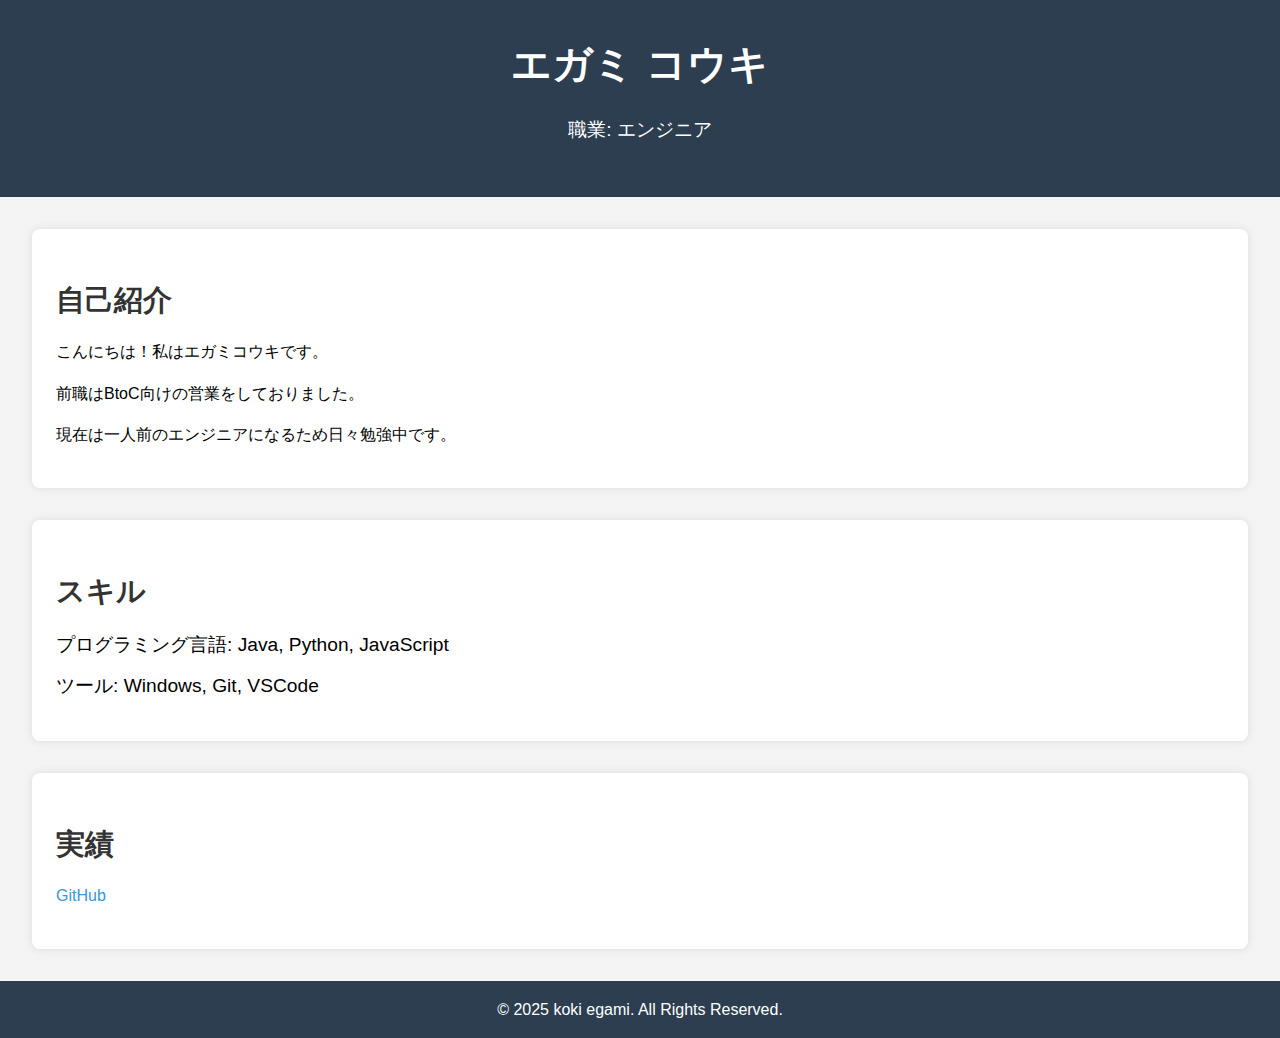
<file: index.html>
<!DOCTYPE html>
<html lang="ja">

<head>
    <meta charset="UTF-8">
    <meta name="viewport" content="width=device-width, initial-scale=1.0">
    <title>ポートフォリオ | koki egami</title>
    <link rel="stylesheet" href="style.css">
</head>

<body>
    <header>
        <h1>エガミ コウキ</h1>
        <p>職業: エンジニア</p>
    </header>

    <section id="about">
        <h2>自己紹介</h2>
        <p>こんにちは！私はエガミコウキです。
        <p>前職はBtoC向けの営業をしておりました。</p>
        <p>現在は一人前のエンジニアになるため日々勉強中です。</p>
    </section>

    <section id="skills">
        <h2>スキル</h2>
        <ul>
            <li>プログラミング言語: Java, Python, JavaScript</li>
            <li>ツール: Windows, Git, VSCode</li>
        </ul>
    </section>

    <section id="contact">
        <h2>実績</h2>
        <p><a href="https://github.com/kokiegami" target="_blank">GitHub</a></p>
    </section>

    <footer>
        <p>&copy; 2025 koki egami. All Rights Reserved.</p>
    </footer>
</body>

</html>
</file>
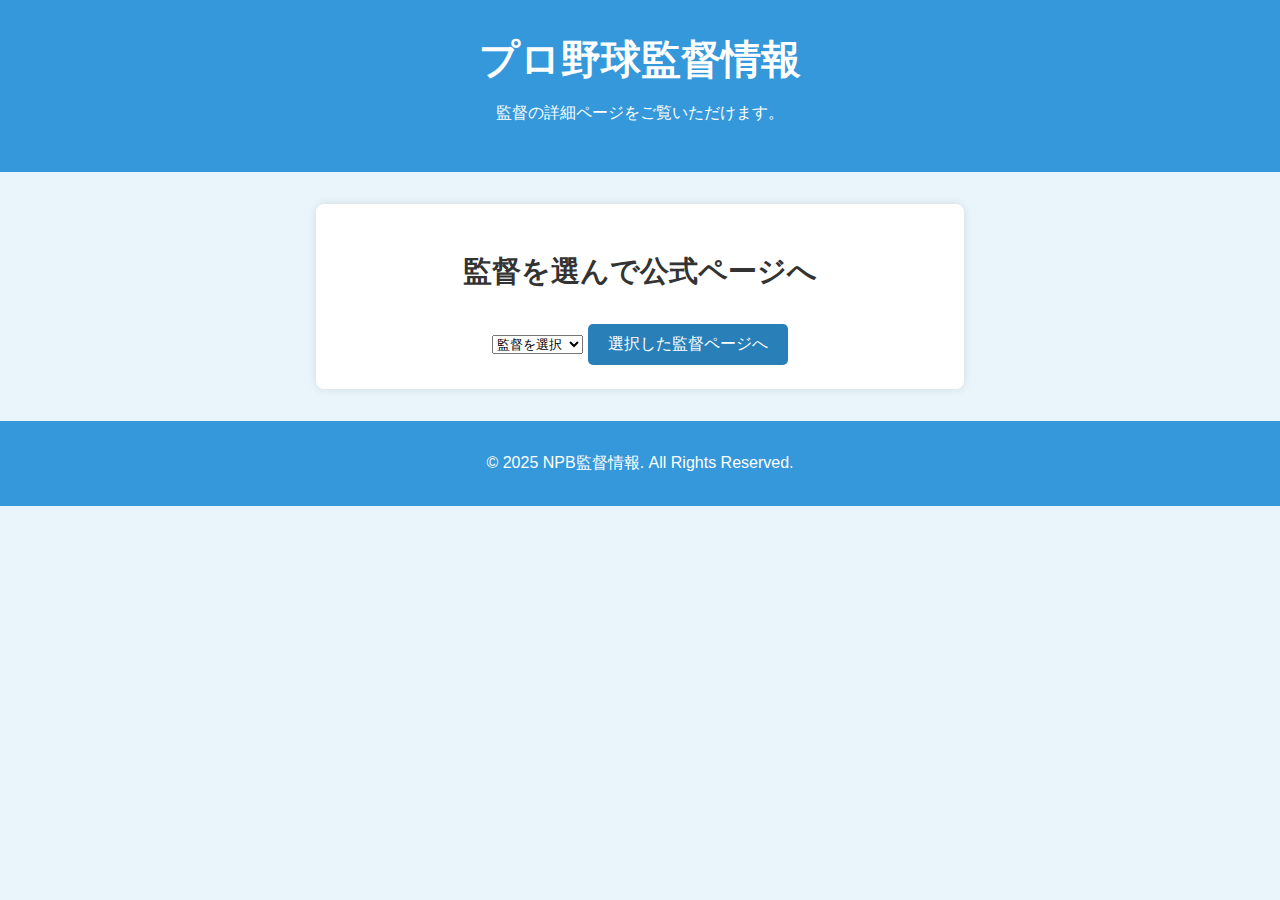
<file: baystars/index.html>
<!DOCTYPE html>
<html lang="ja">

<head>
    <meta charset="UTF-8">
    <meta name="viewport" content="width=device-width, initial-scale=1.0">
    <title>NPB監督情報</title>
    <link rel="stylesheet" href="style.css">
</head>

<body>
    <!-- ヘッダー -->
    <header>
        <h1>プロ野球監督情報</h1>
        <p>監督の詳細ページをご覧いただけます。</p>
    </header>

    <!-- プルダウンメニューで選手を選択 -->
    <section id="player-selection">
        <h2>監督を選んで公式ページへ</h2>
        <select id="player-dropdown">
            <option value="">監督を選択</option>
            <!-- 選手のオプションがここに追加されます -->
        </select>
        <button onclick="goToPlayerPage()">選択した監督ページへ</button>
    </section>

    <!-- フッター -->
    <footer>
        <p>&copy; 2025 NPB監督情報. All Rights Reserved.</p>
    </footer>

    <script src="script.js"></script>
</body>

</html>
</file>
<file: style.css>
/* 全体のスタイル */
body {
    font-family: Arial, sans-serif;
    line-height: 1.6;
    margin: 0;
    padding: 0;
    background-color: #f4f4f4;
}

/* ヘッダー */
header {
    background-color: #2c3e50;  /* ダークブルー */
    color: white;
    text-align: center;
    padding: 2rem;
}

header h1 {
    font-size: 2.5rem;
    margin: 0;
}

header p {
    font-size: 1.2rem;
}

/* セクション */
section {
    margin: 2rem;
    padding: 1.5rem;
    background-color: white;
    border-radius: 8px;
    box-shadow: 0 0 10px rgba(0, 0, 0, 0.1);
}

h2 {
    color: #333;
    font-size: 1.8rem;
    margin-bottom: 1rem;
}

/* リストのスタイル */
ul {
    list-style-type: none;
    padding-left: 0;
}

ul li {
    margin-bottom: 10px;
    font-size: 1.2rem;
}

/* リンクのスタイル */
a {
    color: #3498db;  /* 青色 */
    text-decoration: none;
}

a:hover {
    text-decoration: underline;
}

/* フッター */
footer {
    text-align: center;
    padding: 1rem;
    background-color: #2c3e50;  /* ダークブルー */
    color: white;
    margin-top: 2rem;
}

footer p {
    margin: 0;
}
</file>
<file: baystars/style.css>
/* 全体のスタイル */
body {
    font-family: Arial, sans-serif;
    margin: 0;
    padding: 0;
    background-color: #eaf4fb; /* 明るい青背景 */
    overflow: hidden; /* 星が画面外に出ないように */
    position: relative;
}

/* ヘッダー */
header {
    background-color: #3498db; /* 明るい青 */
    color: white;
    text-align: center;
    padding: 2rem;
    position: relative;
    z-index: 1;
}

h1 {
    font-size: 2.5rem;
    margin: 0;
}

h2 {
    font-size: 1.8rem;
    color: #333;
    margin-bottom: 1rem;
}

/* セクション */
section {
    margin: 2rem auto;
    padding: 1.5rem;
    background-color: white;
    border-radius: 8px;
    box-shadow: 0 0 10px rgba(0, 0, 0, 0.1);
    position: relative;
    z-index: 1;
    max-width: 600px;  /* セクションの最大幅 */
    text-align: center; /* テキストを中央揃え */
}

/* ボタン */
button {
    padding: 10px 20px;
    font-size: 1rem;
    background-color: #2980b9;
    color: white;
    border: none;
    border-radius: 5px;
    cursor: pointer;
    margin-top: 1rem; /* ボタンの間隔 */
}

button:hover {
    background-color: #3498db;
}

/* フッター */
footer {
    text-align: center;
    padding: 1rem;
    background-color: #3498db;
    color: white;
    position: relative;
    z-index: 1;
}

/* フォントカラー */
a {
    color: #3498db;
    text-decoration: none;
}

a:hover {
    text-decoration: underline;
}
</file>
